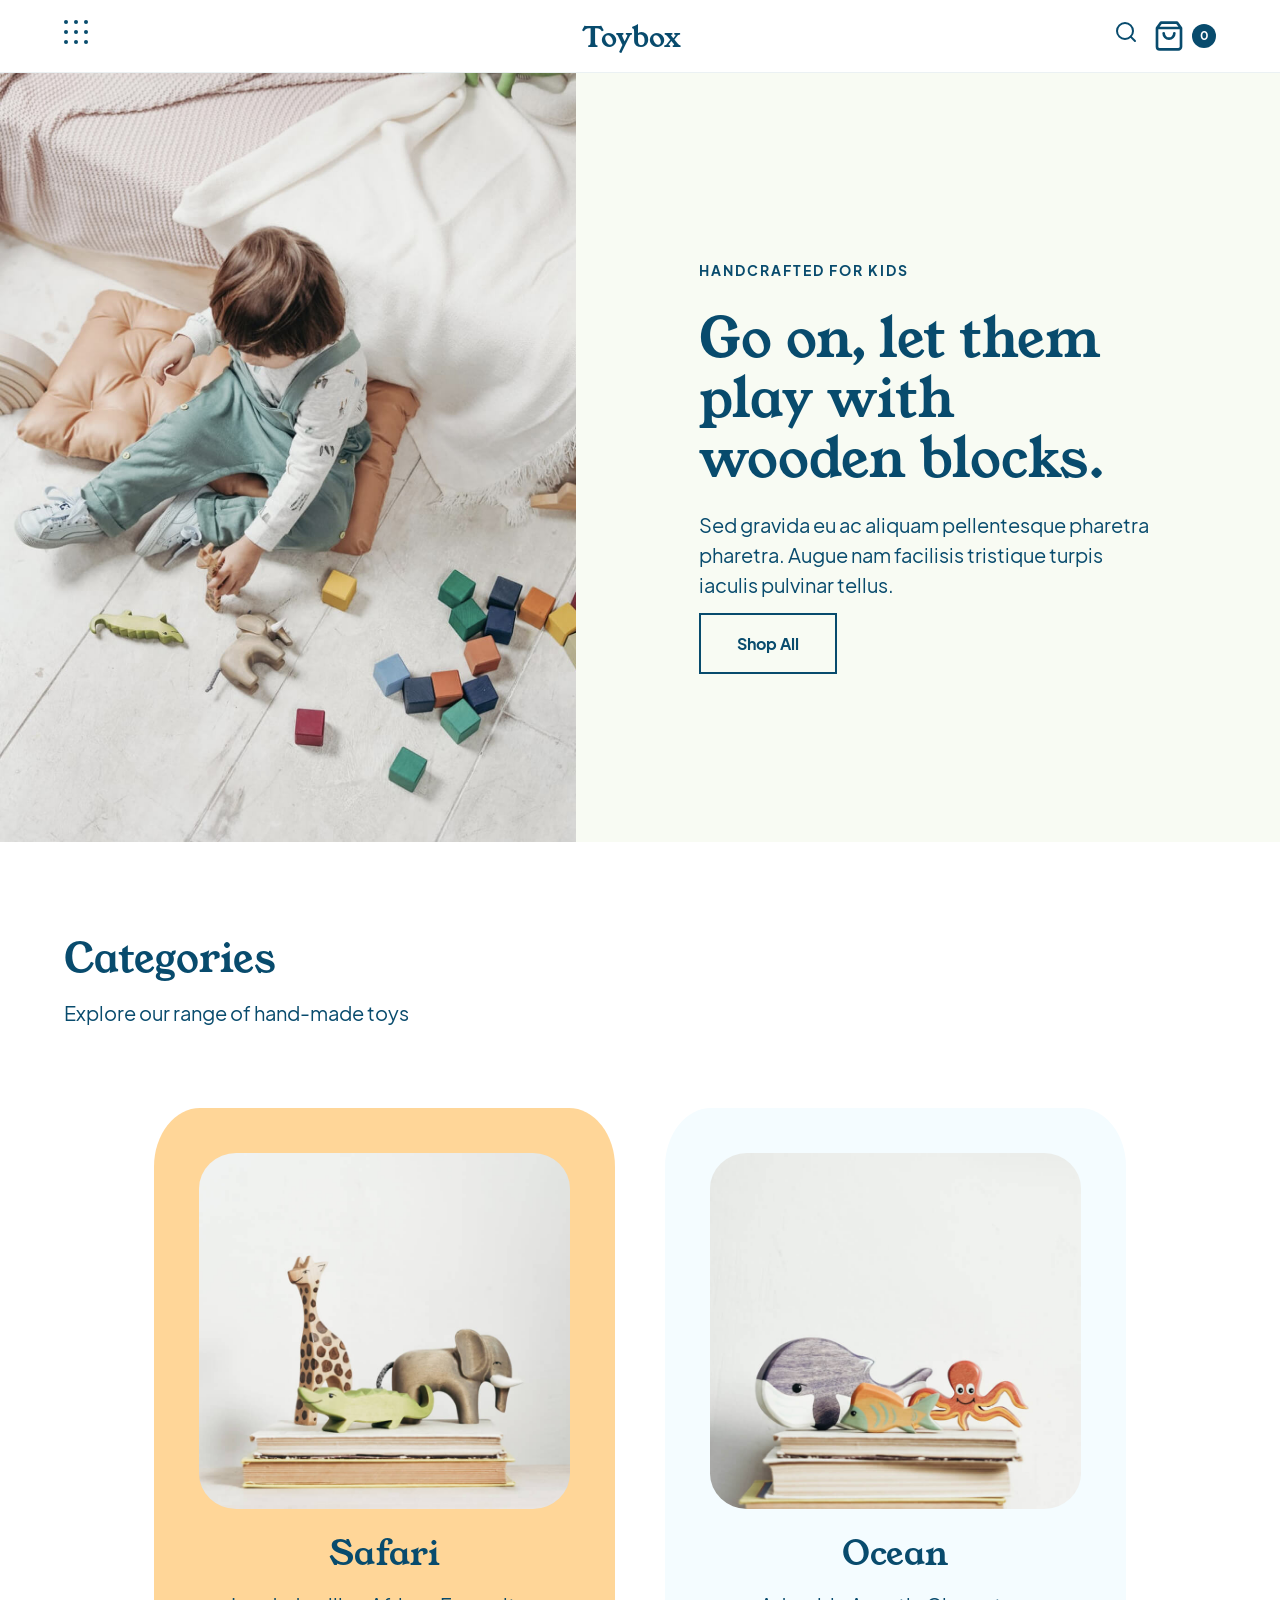
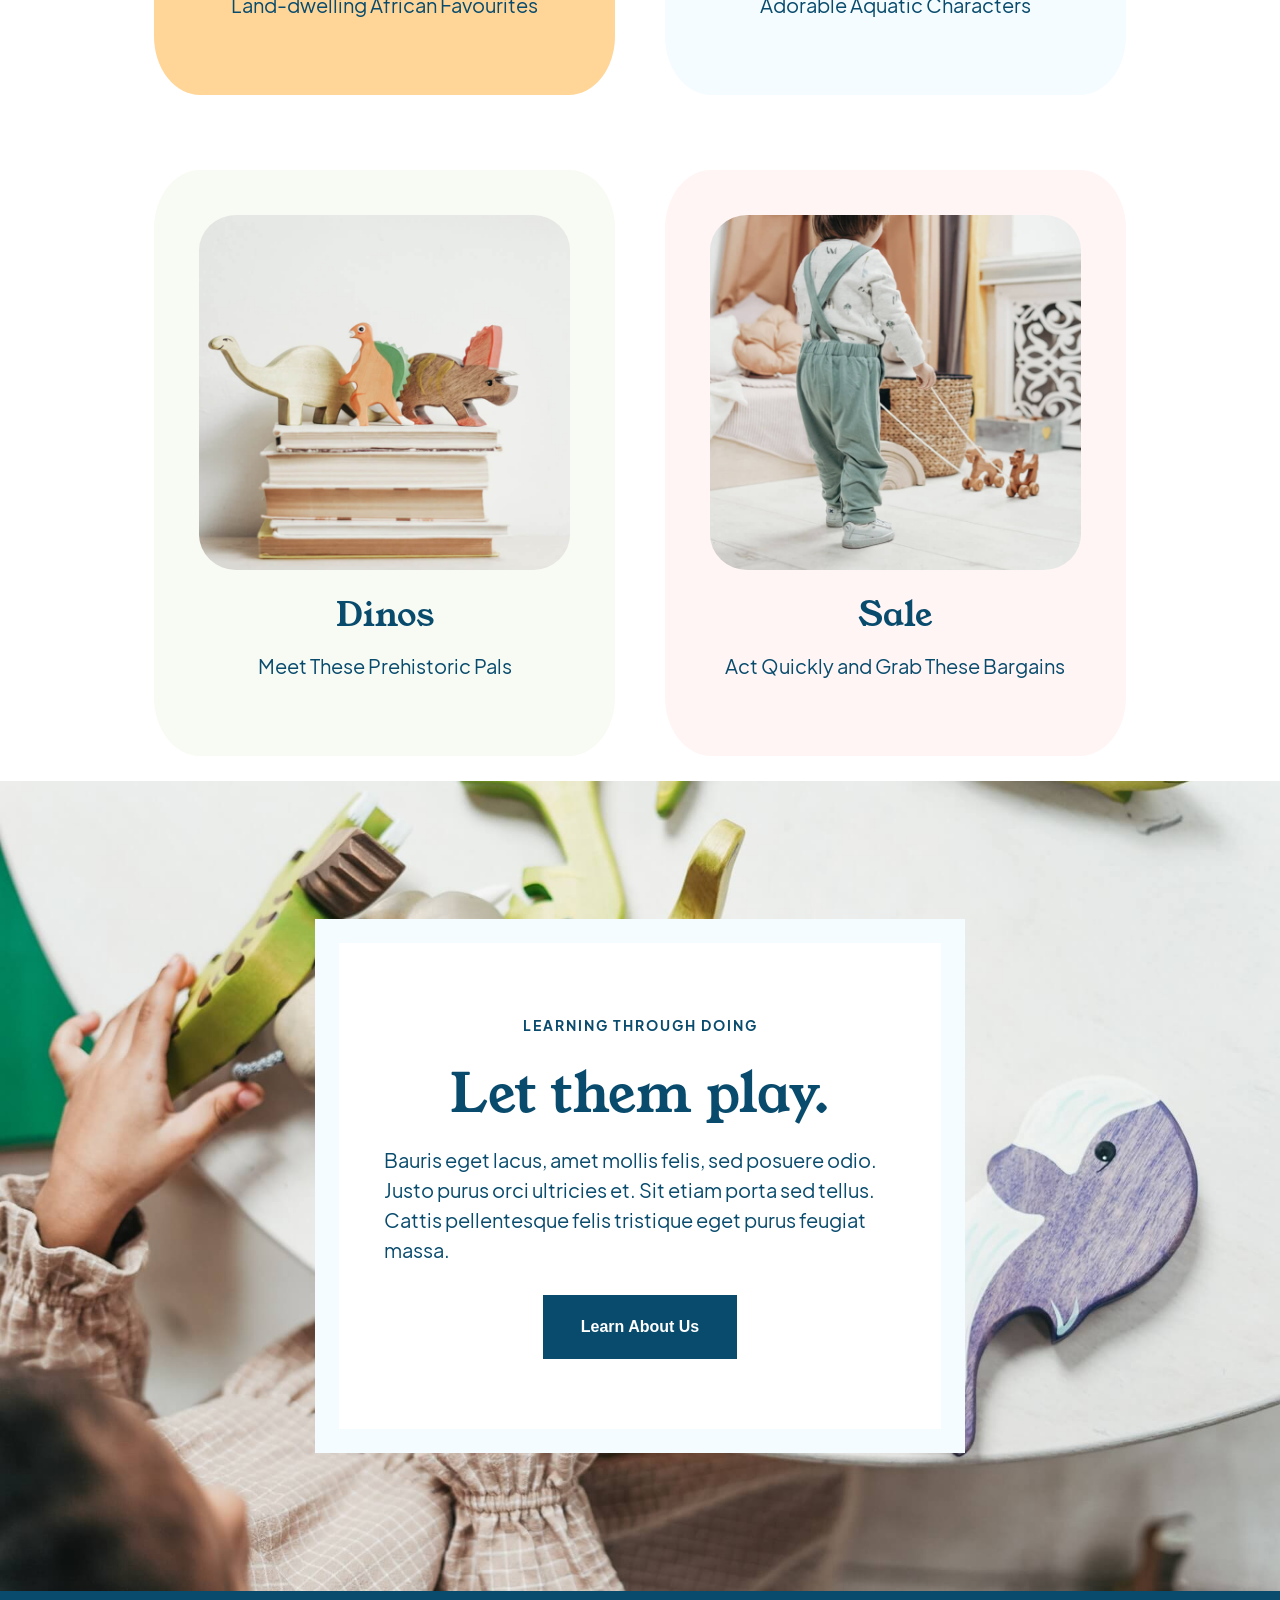
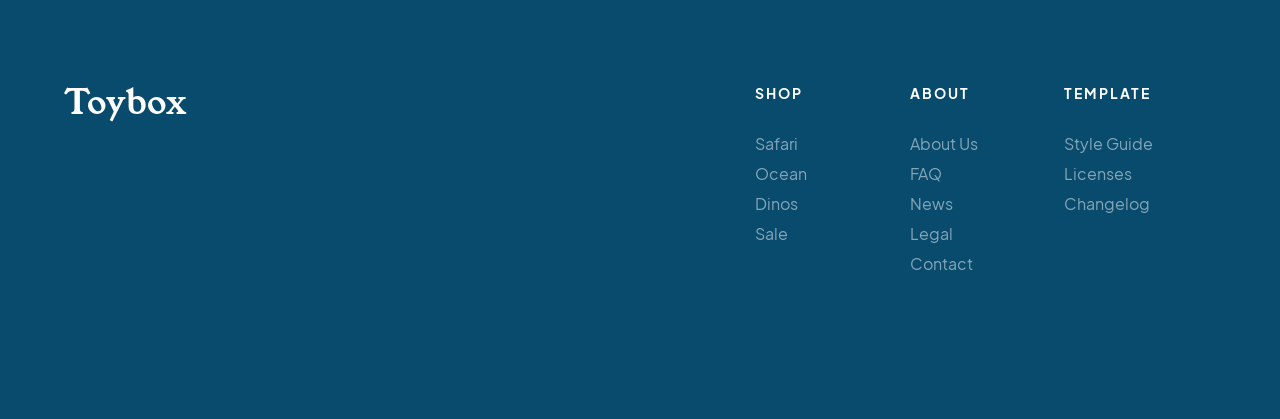
<file: index.html>
<!DOCTYPE html>
<html lang="en">

<head>
	<meta charset="UTF-8">
	<meta http-equiv="X-UA-Compatible" content="IE=edge">
	<meta name="viewport" content="width=device-width, initial-scale=1.0">
	<title>STARTER - Toybox Homepage</title>
	<link rel="stylesheet" href="./styles/styles.css">
</head>

<body>
	<nav class="navBar">
		<div class="wrapper">
			<button class="menuIcon">
				<img src="./assets/menu-button.svg" alt="open slide-out navigation">
			</button>
			<a href="#" class="logo">
				<h1>Toybox</h1>
			</a>
			<div class="searchCart">
				<button class="menuIcon">
					<img src="./assets/search.svg" alt="search icon" class="searchIcon">
				</button>
				<a href="#" class="bag">
					<img src="./assets/shop-bag.svg" alt="shopping bag icon" class="bagIcon">
				</a>
				<div class="counter">
					<p class="smallCopy">0</p>
				</div>
			</div> <!-- .searchCart end -->
		</div> <!-- .wrapper end -->

		<div class="slideOutNav">
			<div class="buttonContainer">
				<button>
					<img src="./assets/menu-close.svg" alt="close navigation">
				</button>
			</div>
			<nav>
				<ul class="mainMenu">
					<li><a href="#">Shop</a></li>
					<li><a href="#">About</a></li>
					<li><a href="#">FAQ</a></li>
					<li><a href="#">News</a></li>
					<li><a href="#">Contact</a></li>
				</ul>
			</nav>
		</div>
	</nav> <!-- nav end -->

	<header>
		<div class="headerImgContainer wrapper">
			<img src="./assets/header-image.jpg"
				alt="A child in overalls playing with colourful wooden blocks on the floor">
		</div>
		<div class="headerContent wrapper">
			<div class="contentContainer">
				<h5>Handcrafted for kids</h5>
				<h3>Go on, let them play with wooden blocks.</h3>
				<p>Sed gravida eu ac aliquam pellentesque pharetra pharetra. Augue nam facilisis tristique turpis
					iaculis pulvinar tellus.</p>
				<a class="button">Shop All</a>
			</div>
		</div>
	</header>

	<main>
		<section class="categories" id="categories">
			<div class="wrapper">
				<h2>Categories</h2>
				<p>Explore our range of hand-made toys</p>
				<ul class="categoryGallery">
					<li class="items itemOne">
						<a href="">
							<img src="./assets/safari-trio.jpg" alt="Hand-carved safari animal toys">
							<h4>Safari</h4>
							<p>Land-dwelling African Favourites</p>
						</a>
					</li>
					<li class="items itemTwo">
						<a href="">
							<img src="./assets/ocean-trio.jpg" alt="A collection of ocean-themed animal toys">
							<h4>Ocean</h4>
							<p>Adorable Aquatic Characters</p>
						</a>
					</li>
					<li class="items itemThree">
						<a href="">
							<img src="./assets/dino-trio.jpg" alt="Hand-carved dinosaur toys for kids">
							<h4>Dinos</h4>
							<p>Meet These Prehistoric Pals</p>
						</a>
					</li>
					<li class="items itemFour">
						<a href="">
							<img src="./assets/sale.jpg" alt="A toddler pulling two wooden animals on wheels">
							<h4>Sale</h4>
							<p>Act Quickly and Grab These Bargains</p>
						</a>
					</li>
				</ul> <!-- .categoryGallery END-->
			</div> <!-- .wrapper END-->
		</section> <!-- .categories END-->
		<section class="play" id="play">
			<div class="playContainer wrapper">
				<h5>Learning Through Doing</h5>
				<h3>Let them play.</h3>
				<p>Bauris eget lacus, amet mollis felis, sed posuere odio. Justo purus orci ultricies et. Sit etiam
					porta sed tellus. Cattis pellentesque felis tristique eget purus feugiat massa.</p>
				<button class="solid">Learn About Us</button>
			</div>
		</section>
	</main> <!-- main end -->

	<footer id="footer">
		<div class="wrapper">
			<div class="footerFlexContainer">
				<a href="" class="logo">
					<h4>Toybox</h4>
				</a>
				<div class="footerNav">
					<nav>
						<ul class="footerShop">
							<li>
								<h5>Shop</h5>
							</li>
							<li>
								<a href="">Safari</a>
							</li>
							<li>
								<a href="">Ocean</a>
							</li>
							<li>
								<a href="">Dinos</a>
							</li>
							<li>
								<a href="">Sale</a>
							</li>
						</ul>
						<ul class="footerAbout">
							<li>
								<h5>About</h5>
							</li>
							<li>
								<a href="">About Us</a>
							</li>
							<li>
								<a href="">FAQ</a>
							</li>
							<li>
								<a href="">News</a>
							</li>
							<li>
								<a href="">Legal</a>
							</li>
							<li>
								<a href="">Contact</a>
							</li>
						</ul>
						<ul class="footerTemp">
							<li>
								<h5>Template</h5>
							</li>
							<li>
								<a href="">Style Guide</a>
							</li>
							<li>
								<a href="">Licenses</a>
							</li>
							<li>
								<a href="">Changelog</a>
							</li>
						</ul>
					</nav>
				</div> <!-- .footerNav END -->
			</div> <!-- .footerFlexContainer END-->
		</div> <!-- .wrapper END-->
	</footer>
</body>

</html>
</file>
<file: styles/styles.css>
html {
  line-height: 1.15;
  -ms-text-size-adjust: 100%;
  -webkit-text-size-adjust: 100%;
}

body {
  margin: 0;
}

article,
aside,
footer,
header,
nav,
section {
  display: block;
}

h1 {
  font-size: 2em;
  margin: 0.67em 0;
}

figcaption,
figure,
main {
  display: block;
}

figure {
  margin: 1em 40px;
}

hr {
  -webkit-box-sizing: content-box;
          box-sizing: content-box;
  height: 0;
  overflow: visible;
}

pre {
  font-family: monospace, monospace;
  font-size: 1em;
}

a {
  background-color: transparent;
  -webkit-text-decoration-skip: objects;
}

abbr[title] {
  border-bottom: none;
  text-decoration: underline;
  -webkit-text-decoration: underline dotted;
          text-decoration: underline dotted;
}

b,
strong {
  font-weight: inherit;
}

b,
strong {
  font-weight: bolder;
}

code,
kbd,
samp {
  font-family: monospace, monospace;
  font-size: 1em;
}

dfn {
  font-style: italic;
}

mark {
  background-color: #ff0;
  color: #000;
}

small {
  font-size: 80%;
}

sub,
sup {
  font-size: 75%;
  line-height: 0;
  position: relative;
  vertical-align: baseline;
}

sub {
  bottom: -0.25em;
}

sup {
  top: -0.5em;
}

audio,
video {
  display: inline-block;
}

audio:not([controls]) {
  display: none;
  height: 0;
}

img {
  border-style: none;
}

svg:not(:root) {
  overflow: hidden;
}

button,
input,
optgroup,
select,
textarea {
  font-family: sans-serif;
  font-size: 100%;
  line-height: 1.15;
  margin: 0;
}

button,
input {
  overflow: visible;
}

button,
select {
  text-transform: none;
}

button,
html [type=button],
[type=reset],
[type=submit] {
  -webkit-appearance: button;
}

button::-moz-focus-inner,
[type=button]::-moz-focus-inner,
[type=reset]::-moz-focus-inner,
[type=submit]::-moz-focus-inner {
  border-style: none;
  padding: 0;
}

button:-moz-focusring,
[type=button]:-moz-focusring,
[type=reset]:-moz-focusring,
[type=submit]:-moz-focusring {
  outline: 1px dotted ButtonText;
}

fieldset {
  padding: 0.35em 0.75em 0.625em;
}

legend {
  -webkit-box-sizing: border-box;
          box-sizing: border-box;
  color: inherit;
  display: table;
  max-width: 100%;
  padding: 0;
  white-space: normal;
}

progress {
  display: inline-block;
  vertical-align: baseline;
}

textarea {
  overflow: auto;
}

[type=checkbox],
[type=radio] {
  -webkit-box-sizing: border-box;
          box-sizing: border-box;
  padding: 0;
}

[type=number]::-webkit-inner-spin-button,
[type=number]::-webkit-outer-spin-button {
  height: auto;
}

[type=search] {
  -webkit-appearance: textfield;
  outline-offset: -2px;
}

[type=search]::-webkit-search-cancel-button,
[type=search]::-webkit-search-decoration {
  -webkit-appearance: none;
}

::-webkit-file-upload-button {
  -webkit-appearance: button;
  font: inherit;
}

details,
menu {
  display: block;
}

summary {
  display: list-item;
}

canvas {
  display: inline-block;
}

template {
  display: none;
}

[hidden] {
  display: none;
}

* {
  -webkit-box-sizing: border-box;
  box-sizing: border-box;
}

.sr-only {
  position: absolute;
  width: 1px;
  height: 1px;
  margin: -1px;
  border: 0;
  padding: 0;
  white-space: nowrap;
  -webkit-clip-path: inset(100%);
          clip-path: inset(100%);
  clip: rect(0 0 0 0);
  overflow: hidden;
}

/* site fonts */
/* site colours */
/* import Jakarta Sans font */
@font-face {
  font-family: "Jakarta Sans";
  src: url("../fonts/PlusJakarta_Sans-2.5/webfonts/PlusJakartaSans-Regular.woff"), url("../fonts/PlusJakarta_Sans-2.5/static/PlusJakartaSans-Regular.ttf"), url("../fonts/PlusJakarta_Sans-2.5/webfonts/PlusJakartaSans-Regular.woff2");
  font-weight: normal;
}
/* import Jakarta Sans font in bold */
@font-face {
  font-family: "Jakarta Sans";
  src: url("../fonts/PlusJakarta_Sans-2.5/webfonts/PlusJakartaSans-Bold.woff"), url(../fonts/PlusJakarta_Sans-2.5/webfonts/PlusJakartaSans-Bold.woff2), url(../fonts/PlusJakarta_Sans-2.5/static/PlusJakartaSans-Bold.ttf);
  font-weight: bold;
}
/* import Young Serif font */
@font-face {
  font-family: "Young Serif";
  src: url("../fonts/youngserif/YoungSerif-Regular.otf");
}
html {
  /* if we set our root element font-size to 125%, then 1 rem = 20px */
  font-size: 125%;
}

body {
  font-family: "Jakarta Sans";
  font-size: 1rem;
  color: #084b6d;
}

h1,
h2,
h3,
h4,
blockquote {
  font-family: "Young Serif";
  font-weight: normal;
  color: #084b6d;
  margin: 0;
}

h1 {
  font-size: 1.4rem;
}

h2 {
  font-size: 2rem;
  line-height: 2.4rem;
  margin-bottom: 18px;
}

h3 {
  font-size: 2.7rem;
  line-height: 3rem;
  margin-bottom: 24px;
}

h4 {
  font-size: 1.7rem;
  line-height: 2rem;
  margin-bottom: 18px;
}

h5 {
  font-size: 0.7rem;
  font-weight: bold;
  line-height: 1.2rem;
  letter-spacing: 0.1rem;
  text-transform: uppercase;
  margin: 0 0 24px 0;
}

p {
  line-height: 1.5rem;
  margin: 0 0 30px 0;
}
p.smallCopy {
  font-size: 0.6rem;
  line-height: 1.2rem;
  font-weight: bold;
  margin: 0;
}

ul,
li,
a,
input {
  padding: 0;
  margin: 0;
}

ul {
  list-style: none;
}

a {
  text-decoration: none;
  color: inherit;
  cursor: pointer;
  -webkit-transition: 0.3s;
  transition: 0.3s;
}

/* Once again, we need to import our variables partial in this file, and prefix variables with 'variables.: */
.wrapper {
  max-width: 1260px;
  width: 90%;
  margin: 0 auto;
}

button {
  color: #084b6d;
  background-color: transparent;
  padding: 18px 36px;
  border: 2px solid #084b6d;
  font-size: 0.8rem;
  font-weight: bold;
  line-height: 1.2rem;
  text-align: center;
  cursor: pointer;
  -webkit-transition: 0.3s;
  transition: 0.3s;
  /* style the button in the main nav menu to look just like an icon */
}
button:hover {
  background-color: #084b6d;
  color: #fff;
}
button:focus {
  background-color: #084b6d;
  color: #fff;
}
button.secondary {
  background-color: transparent;
  border-color: #fff;
  color: #fff;
  padding: 8px 12px;
}
button.secondary:hover {
  background-color: #fff;
  color: #084b6d;
}
button.secondary:focus {
  background-color: #fff;
  color: #084b6d;
}
button.solid {
  color: #fff;
  background-color: #084b6d;
}
button.solid:hover {
  color: #084b6d;
  background-color: #fff;
}
button.menuIcon {
  display: inherit;
  padding: 0;
  border: none;
}
button.menuIcon:hover {
  background-color: transparent;
}
button.menuIcon:focus {
  background-color: transparent;
}

a.button {
  color: #084b6d;
  background-color: transparent;
  padding: 18px 36px;
  border: 2px solid #084b6d;
  font-size: 0.8rem;
  font-weight: bold;
  line-height: 1.2rem;
  text-align: center;
  -webkit-transition: 0.3s;
  transition: 0.3s;
}
a.button:hover {
  background-color: #084b6d;
  color: #fff;
}
a.button:focus {
  background-color: #084b6d;
  color: #fff;
}

header {
  background-color: #f8fbf3;
  margin-bottom: 90px;
  display: -webkit-box;
  display: -ms-flexbox;
  display: flex;
  -webkit-box-align: center;
      -ms-flex-align: center;
          align-items: center;
  -ms-flex-wrap: wrap;
      flex-wrap: wrap;
}
header .headerImgContainer {
  width: 45%;
}
header .headerImgContainer img {
  max-width: 100%;
  vertical-align: middle;
}
header .headerContent {
  width: 55%;
  color: #084b6d;
}
header .headerContent .contentContainer {
  margin: 0 auto;
  width: 65%;
}

footer {
  background-color: #084b6d;
  color: #fff;
  padding: 90px 0 50px 0;
}
footer .footerFlexContainer {
  display: -webkit-box;
  display: -ms-flexbox;
  display: flex;
  -webkit-box-pack: justify;
      -ms-flex-pack: justify;
          justify-content: space-between;
  margin-bottom: 90px;
}
footer .footerFlexContainer h4 {
  color: #fff;
}
footer .footerNav {
  width: 40%;
}
footer .footerNav nav {
  display: -webkit-box;
  display: -ms-flexbox;
  display: flex;
  -webkit-box-pack: justify;
      -ms-flex-pack: justify;
          justify-content: space-between;
}
footer .footerNav nav ul {
  width: 33%;
}
footer .footerNav nav a {
  color: rgba(255, 255, 255, 0.5);
  font-size: 0.8rem;
  line-height: 1.5rem;
}
footer .footerNav nav a:hover {
  color: white;
}
footer .footerNav nav a:focus {
  color: white;
}

.navBar {
  position: sticky;
  top: 0;
  z-index: 10;
  border-bottom: 1px solid rgba(8, 75, 109, 0.08);
  background-color: #fff;
}
.navBar .wrapper {
  display: -webkit-box;
  display: -ms-flexbox;
  display: flex;
  -webkit-box-pack: justify;
      -ms-flex-pack: justify;
          justify-content: space-between;
  padding: 20px 0;
}
.navBar .searchCart {
  display: -webkit-box;
  display: -ms-flexbox;
  display: flex;
}
.navBar .searchCart .searchIcon,
.navBar .searchCart .bag {
  margin-right: 15px;
}
.navBar a {
  display: -webkit-box;
  display: -ms-flexbox;
  display: flex;
}
.navBar .logo {
  margin-left: 60px;
}
.navBar .counter {
  display: -webkit-box;
  display: -ms-flexbox;
  display: flex;
  -webkit-box-align: center;
      -ms-flex-align: center;
          align-items: center;
}
.navBar .counter p {
  width: 24px;
  height: 24px;
  background-color: #084b6d;
  color: #fff;
  text-align: center;
  border-radius: 50%;
}

.slideOutNav {
  padding: 35px 50px;
  border-right: 1px solid #f4fcff;
  width: 100%;
  max-width: 506px;
  height: 100vh;
  background-color: #084b6d;
  color: #fff;
  display: -webkit-box;
  display: -ms-flexbox;
  display: flex;
  -webkit-box-orient: vertical;
  -webkit-box-direction: normal;
      -ms-flex-direction: column;
          flex-direction: column;
  position: fixed;
  top: 0;
  left: -506px;
  z-index: 20;
  -webkit-transition: 0.75s;
  transition: 0.75s;
}
.slideOutNav .buttonContainer {
  display: -webkit-box;
  display: -ms-flexbox;
  display: flex;
  -webkit-box-pack: end;
      -ms-flex-pack: end;
          justify-content: flex-end;
}
.slideOutNav .buttonContainer button {
  padding: 10px 0 10px 20px;
}
.slideOutNav .mainMenu a {
  font-family: "Young Serif";
  font-size: 1.6rem;
  line-height: 2.5rem;
  color: white;
}
.slideOutNav .mainMenu a:hover {
  color: rgba(255, 255, 255, 0.5);
}
.slideOutNav .mainMenu a:focus {
  color: rgba(255, 255, 255, 0.5);
}

.categoryGallery {
  display: -webkit-box;
  display: -ms-flexbox;
  display: flex;
  -ms-flex-wrap: wrap;
      flex-wrap: wrap;
  -webkit-box-pack: center;
      -ms-flex-pack: center;
          justify-content: center;
  -webkit-box-align: center;
      -ms-flex-align: center;
          align-items: center;
  width: 100%;
}
.categoryGallery .items {
  -ms-flex-preferred-size: 40%;
      flex-basis: 40%;
  padding: 45px;
  margin: 50px 25px 25px;
  border-radius: 10%;
  display: -webkit-box;
  display: -ms-flexbox;
  display: flex;
  -webkit-box-orient: vertical;
  -webkit-box-direction: normal;
      -ms-flex-direction: column;
          flex-direction: column;
  -webkit-box-pack: center;
      -ms-flex-pack: center;
          justify-content: center;
  -webkit-box-align: center;
      -ms-flex-align: center;
          align-items: center;
  text-align: center;
}
.categoryGallery .items img {
  max-width: 100%;
  border-radius: 10%;
  margin-bottom: 20px;
}
.categoryGallery .items:hover {
  -webkit-transform: scale(0.95);
          transform: scale(0.95);
}
.categoryGallery .items:focus {
  -webkit-transform: scale(0.95);
          transform: scale(0.95);
}
.categoryGallery .itemOne {
  background-color: #ffd698;
}
.categoryGallery .itemTwo {
  background-color: #f4fcff;
}
.categoryGallery .itemThree {
  background-color: #f8fbf3;
}
.categoryGallery .itemFour {
  background-color: #fff5f5;
}

.play {
  background-image: url(../assets/background-image.jpg);
  background-position: center;
  background-size: cover;
  min-height: 90vh;
  display: -webkit-box;
  display: -ms-flexbox;
  display: flex;
  -webkit-box-align: center;
      -ms-flex-align: center;
          align-items: center;
  margin-bottom: 0;
}
.play .playContainer {
  max-width: 650px;
  display: -webkit-box;
  display: -ms-flexbox;
  display: flex;
  -webkit-box-orient: vertical;
  -webkit-box-direction: normal;
      -ms-flex-direction: column;
          flex-direction: column;
  -webkit-box-align: center;
      -ms-flex-align: center;
          align-items: center;
  padding: 70px 45px;
  border: 24px solid #f4fcff;
  background-color: #fff;
}

@media (max-width: 1000px) {
  /* all of our styles for smaller DESKTOP devices will go within this breakpoint */
  footer .footerFlexContainer {
    -webkit-box-orient: vertical;
    -webkit-box-direction: normal;
        -ms-flex-direction: column;
            flex-direction: column;
    -webkit-box-align: center;
        -ms-flex-align: center;
            align-items: center;
    margin-bottom: 100px;
  }
  footer .footerFlexContainer .logo {
    margin-bottom: 30px;
  }
  footer .footerNav {
    width: 80%;
  }
  footer .footerNav nav ul {
    width: auto;
  }
}
@media (max-width: 800px) {
  /* all of our styles for TABLET devices will go within this breakpoint */
}
@media (max-width: 500px) {
  /* all of our styles for MOBILE devices will go within this breakpoint */
  .slideOutNav {
    width: 100%;
  }
  .slideOutNav .mainMenu a {
    font-weight: bold;
    font-size: 1.2rem;
  }
  footer .footerFlexContainer {
    margin-bottom: 60px;
  }
  footer .footerNav nav {
    -webkit-box-orient: vertical;
    -webkit-box-direction: normal;
        -ms-flex-direction: column;
            flex-direction: column;
    -webkit-box-align: center;
        -ms-flex-align: center;
            align-items: center;
    text-align: center;
  }
  footer .footerNav nav ul {
    margin-bottom: 24px;
    width: 100%;
  }
}
</file>
